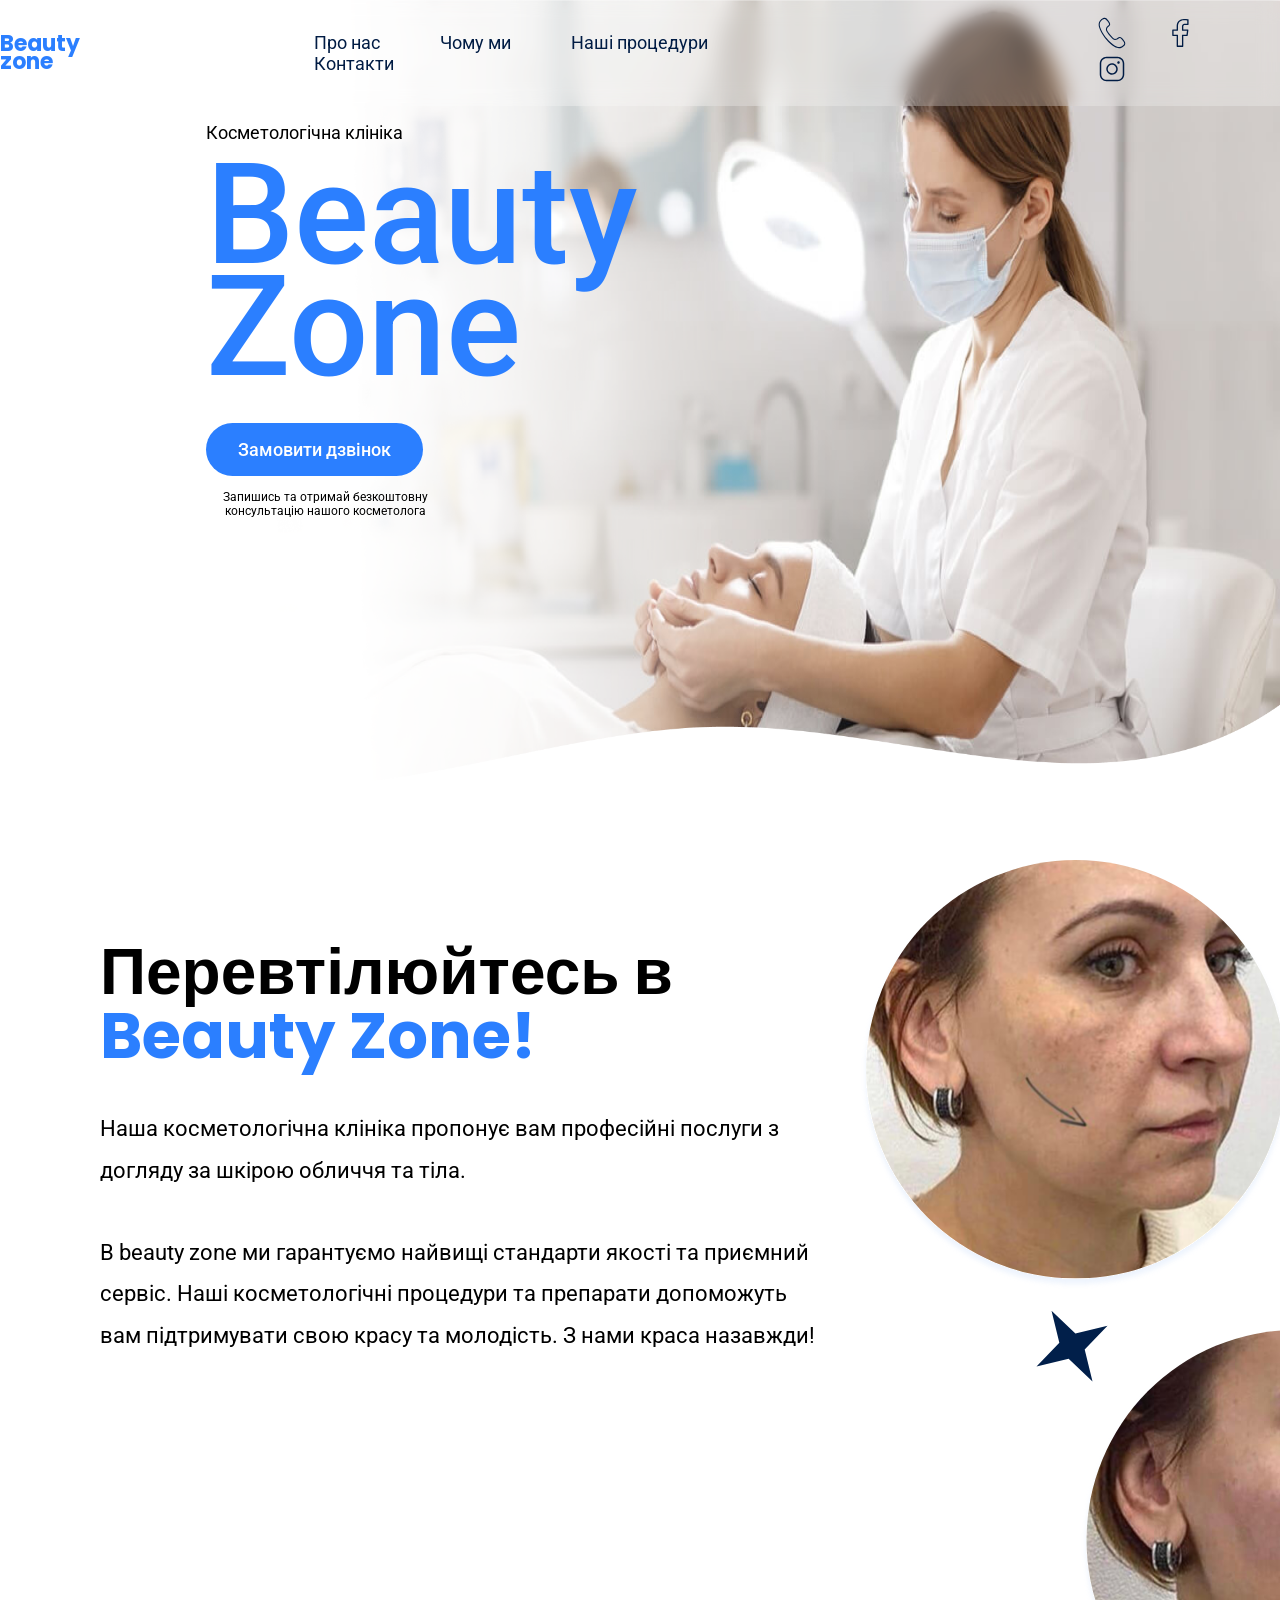
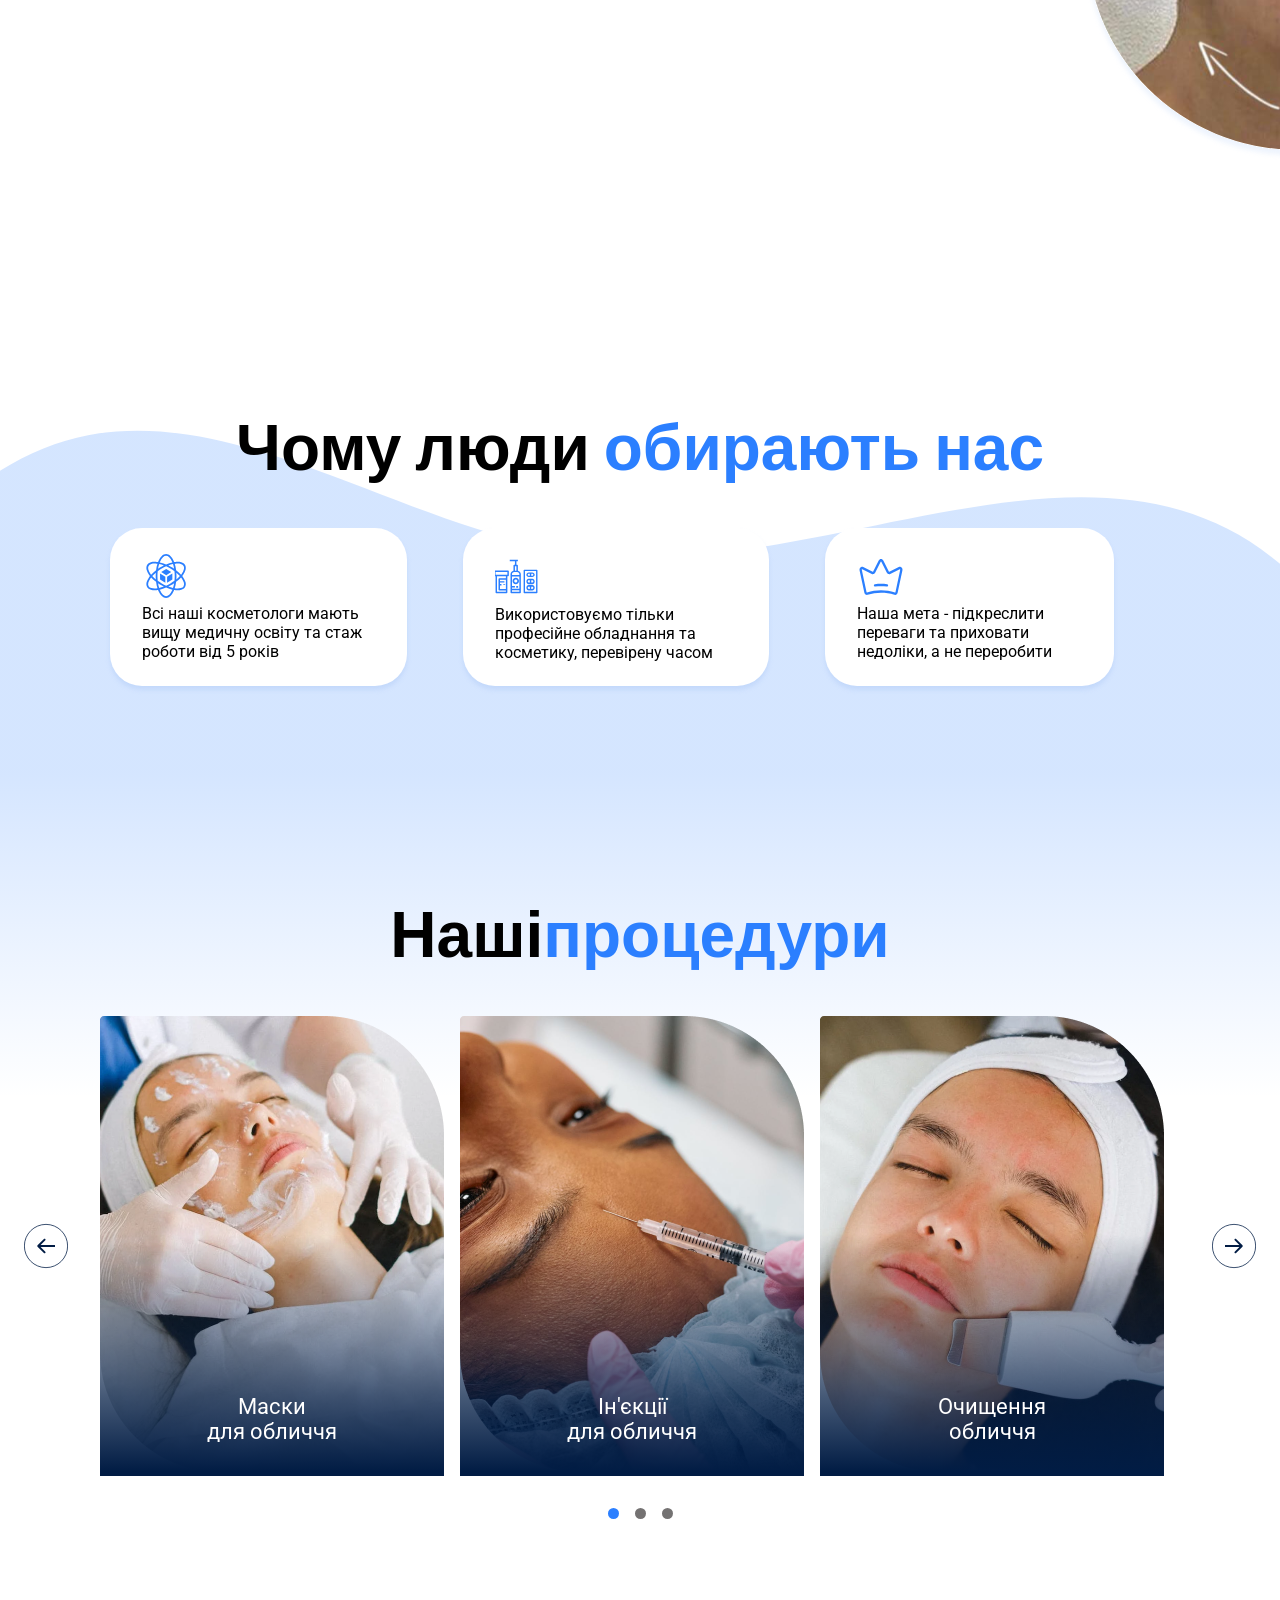
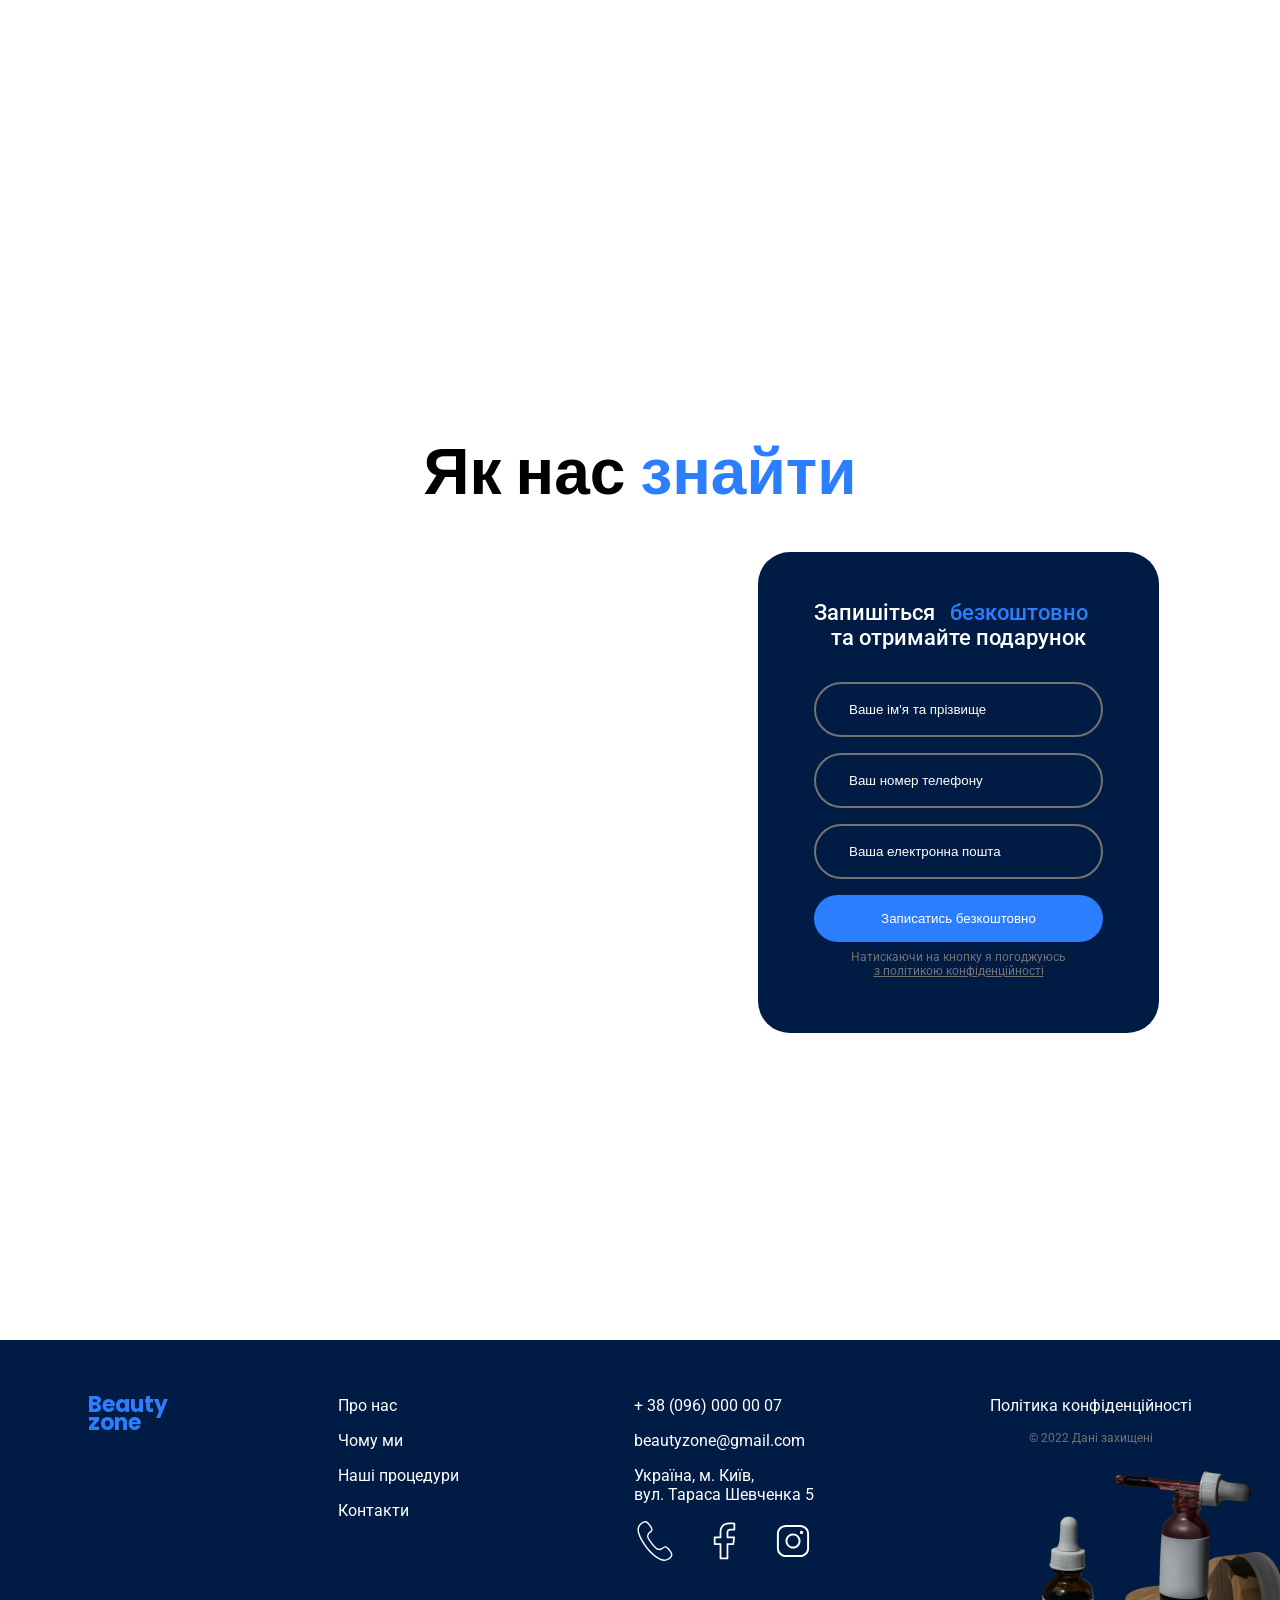
<file: index.html>
<!DOCTYPE html>
<html lang="en">
<head>
    <meta charset="UTF-8">

    <!-- Підключення шрифтів з Google Fonts -->
    <link rel="preconnect" href="https://fonts.googleapis.com">
    <link rel="preconnect" href="https://fonts.gstatic.com" crossorigin>
    <!-- Підключенно Roboto - regular, medium; Poppins - regular, bold -->
    <link href="https://fonts.googleapis.com/css2?family=Poppins:wght@400;700&family=Roboto:wght@400;500&display=swap" rel="stylesheet">


    <!-- Підключення стилів -->

    <!-- Підключення основних стилів -->
    <link rel="stylesheet" href="./css/desctop_style/nullystyle/nullystyle.css">
    <link rel="stylesheet" href="./css/desctop_style/nullystyle/fonts.css">

    <!-- Підключення стилів, для окремих блоків -->
    <link rel="stylesheet" href="./css/desctop_style/header/header.css">
    <link rel="stylesheet" href="./css/desctop_style/style_block_1/block_style.css">

    <link rel="stylesheet" href="./css/desctop_style/style_block_2/block_style.css">

    <link rel="stylesheet" href="./css/desctop_style/style_block_3/block_style.css">
    <link rel="stylesheet" href="./css/desctop_style/style_block_3/slider.css">

    <link rel="stylesheet" href="./css/desctop_style/style_block_4/block_style.css">

    <link rel="stylesheet" href="./css/desctop_style/footer/footer.css">

    <link rel="stylesheet" href="./css/modal_window.css">

    <!-- Стилі для мобільних пристроїв -->
    <link rel="stylesheet" href="./css/mobile_style/style.css">

    <title>genius-homework-1</title>
</head>
<body>
    <div class="wrapper" id="wrapper">

        <header class="header">
            <h2 class="logo">Beauty zone</h2>
            <div class="link_group">
                <a href="#main" class="roboto link opened_link">Про нас</a>
                <a href="#why_us" class="roboto link">Чому ми</a>
                <a href="#service" class="roboto link">Наші процедури</a>
                <a href="#contact" class="roboto link">Контакти</a>
            </div>
            <div class="icons_group">
                <img src="./images/icons/header_phone.svg" alt="" class="header_icon clickable_icon">
                <img src="./images/icons/header_facebook.svg" alt="" class="header_icon clickable_icon">
                <img src="./images/icons/header_instagram.svg" alt="" class="header_icon clickable_icon">
            </div>
            <div class="burger_menu-wrapper" id="burger_menu">
                <img class src="./images/icons/mobile_icons/menu.svg" alt="">
            </div>
        </header>

        <section class="section_wrapper first_screen">
            <img src="./images/background.png" alt="" class="background_image">
            <div class="content">
                <p class="content_subtitle roboto">Косметологічна клініка</p>
                <p class="content_title roboto">Beauty Zone</p>
                <a href="tel:+380960000007"><button class="content_order_call roboto" id="open_modal">Замовити дзвінок</button></a>
                <p class="content_text roboto">Запишись та отримай безкоштовну консультацію нашого косметолога</p>
            </div>
        </section>

        <section id="main" class="section_wrapper section_flex">
            <div>
                <h2 class="section_title">Перевтілюйтесь в <span>Beauty Zone!</span></h2>
                <p class="section_text roboto">
                    Наша косметологічна клініка пропонує вам професійні послуги
                    з догляду за шкірою обличчя та тіла.
                </p>
                <p class="section_text roboto">
                    B beauty zone ми гарантуємо найвищі стандарти якості
                    та приємний сервіс. Наші косметологічні процедури та препарати допоможуть вам підтримувати свою красу та молодість.
                    З нами краса назавжди!
                </p>
            </div>
            <img src="./images/блок%202/background.svg" class="section_image" alt="">
            <img src="./images/блок%202/Star.svg" class="section_image_mobile_star" alt="">
        </section>

        <section class="selection_wrapper">
            <div id="why_us">
                <h2 class="section_title">Чому люди <span>обирають нас</span></h2>

                <div class="card_items">
                    <div class="card_item">
                        <img src="./images/Блок%203/icons/education.svg" alt="" class="card_icon">
                        <p class="card_text roboto">Всі наші косметологи мають вищу медичну освіту
                            та стаж роботи від 5 років</p>
                    </div>
                    <div class="card_item">
                        <img src="./images/Блок%203/icons/staff.svg" alt="" class="card_icon">
                        <p class="card_text roboto">Використовуємо тільки професійне обладнання та косметику, перевірену часом</p>
                    </div>
                    <div class="card_item">
                        <img src="./images/Блок%203/icons/goal.svg" alt="" class="card_icon">
                        <p class="card_text roboto">Наша мета - підкреслити переваги та приховати недоліки, а не переробити</p>
                    </div>
                </div>
            </div>

            <div id="service">
                <h2 class="section_title service_title">Наші <span> процедури</span></h2>

                <div class="slider_wrapper">

                    <div class="slider_body">
                        <img src="./images/Блок%203/icons/navigation_arrow.svg" alt="" class="slider_arrow_button">
                        <div class="slider_items">
                            <div class="slider_item" id="slider_item">
                                <img src="./images/Блок%203/sliders/masks.png" alt="" class="slider_item_image">
                                <p class="slider_item_background"></p>
                                <p class="slider_item_text roboto">Маски <br> для обличчя</p>
                            </div>
                            <div class="slider_item">
                                <img src="./images/Блок%203/sliders/injection.png" alt="" class="slider_item_image">
                                <p class="slider_item_background"></p>
                                <p class="slider_item_text roboto">Ін'єкції <br> для обличчя</p>
                            </div>
                            <div class="slider_item">
                                <img src="./images/Блок%203/sliders/clear_face.png" alt="" class="slider_item_image">
                                <p class="slider_item_background"></p>
                                <p class="slider_item_text roboto">Очищення <br> обличчя</p>
                            </div>
                        </div>
                        <img src="./images/Блок%203/icons/navigation_arrow.svg" alt="" class="slider_arrow_button slider_arrow_button-next">
                    </div>

                    <div class="slider_buttons">
                        <button class="slider_button slider_button-active"></button>
                        <button class="slider_button"></button>
                        <button class="slider_button"></button>
                    </div>
                </div>
            </div>
        </section>

        <section id="contact" class="section_wrapper">
            <h2 class="section_title section_title-center">Як нас<span>знайти</span></h2>
            
            <div class="content_wrapper">

                <iframe class="content_map" src="https://www.google.com/maps/embed?pb=!1m14!1m12!1m3!1d24352.20384501926!2d22.50443300066488!3d40.27518418914927!2m3!1f0!2f0!3f0!3m2!1i1024!2i768!4f13.1!5e0!3m2!1sen!2sua!4v1692899209264!5m2!1sen!2sua" style="border:0;" allowfullscreen="" loading="lazy" referrerpolicy="no-referrer-when-downgrade"></iframe>
                <form class="content_form" action="#" method="POST">
                    <span class="content_form_title roboto"><span>Запишіться <p>безкоштовно</p></span>та отримайте подарунок</span>
                    <input placeholder="Ваше ім'я та прізвище" class="content_form_input" type="text" id="content_form_input" pattern="^\s*\S+\s+\S+\s*$" required>
                    <input placeholder="Ваш номер телефону" class="content_form_input" type="tel" required>
                    <input placeholder="Ваша електронна пошта" class="content_form_input" type="email" required>
                    <button class="content_form_button_submit" type="submit">Записатись безкоштовно</button>
                    <div class="agree_text-wrapper">
                        <p class="agree_text roboto">Натискаючи на кнопку я погоджуюсь</p>
                        <p class="agree_text roboto agree_text-underline">з політикою конфіденційності</p>
                    </div>
                </form>
            </div>
        </section>


        <section class="modal_window" id="modal_window">
            <div class="modal_wrapper">
                
                <form class="content_form" action="#" method="POST">

                    <img src="./images/modal_window/close.svg" class="modal_window_img" id="close_modal_window" alt="">

                    <h2 class="modal_title poppins">Замовити дзвінок</h2>
                    <span class="content_form_title roboto"><span>Запишіться <p>безкоштовно</p></span>та отримайте подарунок</span>
                    <input placeholder="Ваше ім'я та прізвище" class="content_form_input" type="text" pattern="^\s*\S+\s+\S+\s*$" required>
                    <input placeholder="Ваш номер телефону" class="content_form_input" type="tel" required>
                    <input placeholder="Ваша електронна пошта" class="content_form_input" type="email" required>
                    <button class="content_form_button_submit" type="submit">Записатись безкоштовно</button>
                    <div class="agree_text-wrapper">
                        <p class="agree_text roboto">Натискаючи на кнопку я погоджуюсь</p>
                        <p class="agree_text roboto agree_text-underline">з політикою конфіденційності</p>
                    </div>

                </form>
            </div>
        </section>
        <section class="mobile_menu" id="mobile_menu">
            <div class="menu_wrapper">
                <div class="menu_header">
                    <h2 class="logo">Beauty zone</h2>
                    <img src="./images/mobileModalWindow/close_button.svg" alt="" id="close_menu">
                </div>
                <div class="menu_links_wrapper">
                    <div class="link_group">
                        <a href="#main" class="roboto link opened_link">Про нас</a>
                        <a href="#why_us" class="roboto link">Чому ми</a>
                        <a href="#service" class="roboto link">Наші процедури</a>
                        <a href="#contact" class="roboto link">Контакти</a>
                    </div>
                    <div class="icons_group">
                        <img src="./images/icons/header_phone.svg" alt="" class="header_icon">
                        <img src="./images/icons/header_facebook.svg" alt="" class="header_icon">
                        <img src="./images/icons/header_instagram.svg" alt="" class="header_icon">
                    </div>
                </div>
            </div>
        </section>

        
        <footer class="footer_wrapper">

            <h2 class="logo">Beauty zone</h2>

            <div class="footer_link_group">
                <a href="#main" class="roboto opened_link footer_text">Про нас</a>
                <a href="#why_us" class="roboto footer_text">Чому ми</a>
                <a href="#service" class="roboto footer_text">Наші процедури</a>
                <a href="#contact" class="roboto footer_text">Контакти</a>
            </div>

            <div id="contact_information">
                <a href="tel:+380960000007"><p class="footer_text roboto">+ 38 (096) 000 00 07</p></a>
                <p class="footer_text roboto">beautyzone@gmail.com</p>
                <p class="footer_text roboto">Україна, м. Київ,<br> вул. Тараса Шевченка 5</p>

                <p class="footer_text roboto" id="desktop_hidden_text">Політика конфіденційності</p>

                <div class="icons_wrap">
                    <img src="./images/footer/icons/phone.svg" class="clickable_icon" alt="">
                    <img src="./images/footer/icons/facebook.svg" class="clickable_icon" alt="">
                    <img src="./images/footer/icons/instagram.svg" class="clickable_icon" alt="">
                </div>
            </div>

            <div>
                <p class="footer_text roboto" id="mobile_hidden_text">Політика конфіденційності</p>
                <p class="roboto agree_text">© 2022 Дані захищені</p>
            </div>

            <img src="./images/footer/footer.png" alt="" class="footer_staff_image">
        </footer>
    </div>


    <script src="./js/modal.js"></script>
    <script src="./js/mobile_menu.js"></script>
    <script src="./js/slider.js"></script>
</body>
</html>
</file>
<file: css/desctop_style/nullystyle/nullystyle.css>
*{
    margin: 0;
    padding: 0;
}

html{
    scroll-behavior: smooth;
}

body{
    overflow-x: hidden;
}

section{
    height: 100vh;
}

a{
    text-decoration: none;
    color: black;
}

button{
    outline: none;
    border: none;
}

.poppins{
    font-family: 'Poppins', sans-serif;
}

.roboto {
    font-family: 'Roboto', sans-serif;
}

.clickable_icon{
    cursor: pointer;
}
</file>
<file: css/desctop_style/nullystyle/fonts.css>
h1, h2, h3, h4, h5, h6, h7, h8, h9{
    letter-spacing: 0;
}

h1, h2{
    font-family: 'Poppins', sans-serif;
}

h3, h4, h5, h6, h7, h8, h9 {
    font-family: 'Roboto', sans-serif;
}


h1, h2, h3, h5, h6, h7, h8 {
    line-height: normal;
}


h1 {
    font-weight: bold;
    font-size: 64px;
}

h2{
    font-size: 32px;
}

h3{
    font-weight: 500;
}

h4{
    font-size: 22px;
    line-height: 18;
}

h5{
    font-size: 38px;
}

h7{
    font-size: 13px;
}

h8{
    font-size: 14px;
}

h9{
    font-size: 12px;
    line-height: 18;
}
</file>
<file: css/desctop_style/header/header.css>
.header{
    position: absolute;
    top: 0;
    left: 0;
    display: flex;
    align-items: center;
    justify-content: center;
    width: 100vw;
    height: 106px;
    background: rgba(255, 255, 255, 0.25);
    backdrop-filter: blur(10px);
    z-index: 1;
}


.logo{
    font-size: 22px;
    width: 74px;
    color: #2B7FFF;
    line-height: 0.8;
}

.link_group{
    margin: 0 240px;
}

.link{
    font-size: 18px;
    color: #011C44;
    margin-right: 56px;
}

.link:hover{
    color: #2B7FFF;
}

.header_icon{
    width: 32px;
    height: 32px;
    margin-right: 32px;
}

.burger_menu-wrapper{
    display: none;
}
</file>
<file: css/desctop_style/style_block_1/block_style.css>
.first_screen{
    position: relative;
    top: 0;
    left: 0;
    background-image: url("../../../images/background.png");
    background-repeat: no-repeat;
    background-size: 100% 100%;
    height: 100vh;
    min-width: 100vw;
}

.first_screen .background_image{
    display: none;
    /*height: 100%;
    width: 100%;*/
}

.content{
    position: absolute;
    top: 122px;
    left: 206px;

    flex-direction: column;
    align-items: start;
}

.content_subtitle{
    font-size: 18px;
    margin-bottom: 16px;
}

.content_title{
    color: #2B7FFF;
    font-size: 140px;
    width: 529px;
    font-weight: 500;
    line-height: 80%;
    margin-bottom: 40px;
}

.content_order_call{
    display: inline-block;
    padding: 16px 32px;
    background: #2B7FFF;
    border-radius: 40px;
    font-size: 18px;
    font-weight: 500;
    color: #ffff;
    margin-bottom: 14px;
    cursor: pointer;
}

.content_text{
    font-size: 12px;
    width: 238px;
    text-align: center;
}
</file>
<file: css/desctop_style/style_block_2/block_style.css>
.section_flex{
    display: flex;
    padding-left: 100px;
}

.section_title{
    margin-top: 40px;
    font-size: 64px;
    line-height: 100%;
}

.section_title span{
    color: #2B7FFF;
}

.section_text{
    width: 729px;
    margin: 40px 0;
    font-size: 22px;
    line-height: 1.9;
}

.section_image{
    position: relative;
    top: -40px;
    left: 0;
    margin-left: 32px;
}
</file>
<file: css/desctop_style/style_block_3/block_style.css>
.selection_wrapper{
    display: flex;
    flex-direction: column;
    align-items: center;
    width: 100vw;
    height: 200vh;
    background-image: url("../../../images/Блок 3/background.svg");
    background-size: 100% 100%;
    background-repeat: no-repeat;
}

.selection_wrapper .section_title{
    text-align: center;
    padding-top: 176px;
}

.service_title {
    display: flex;
    justify-content: center;
    border: 1px solid #0000;
}

.service_title p {
    margin-left: 15px;
}

.card_items{
    display: flex;
    width: 1060px;
    margin-top: 48px;
}

.card_item{
    background: #ffff;
    border-radius: 32px;
    padding: 24px 32px;
    margin-right: 56px;
    box-shadow: 0px 4px 4px 0px rgba(168, 198, 245, 0.38);
}
</file>
<file: css/desctop_style/style_block_3/slider.css>
.slider_wrapper, .slider_body, .slider_items, .slider_buttons{
    display: flex;
}

.slider_wrapper{
    margin-top: 48px;
    flex-direction: column;
    align-items: center;
}

.slider_item{
    position: relative;
    top: 0;
    left: 0;
    width: 300%;
    margin-right: 16px;
    transition: .8s;
}

.slider_item_background{
    position: absolute;
    left: 0;
    top: 0;
    background: linear-gradient(180deg, rgba(1, 28, 68, 0.00) 47.40%, rgba(1, 28, 68, 0.73) 82.66%, #011C44 99.06%);
    height: 100%;
    width: 344px;
}

.slider_item_text{
    position: absolute;
    bottom: 32px;
    left: 0;
    width: 100%;
    font-size: 22px;
    color: #fff;
    text-align: center;
}

.slider_arrow_button{
    margin-right: 32px;
    cursor: pointer;
}

.slider_arrow_button-next{
    transform: rotateY(180deg);
    margin-left: 32px;
    margin-right: 0;
}

.slider_buttons{
    max-width: 121px;
    justify-content: space-between;
    margin-top: 32px;
}

.slider_button:not(:last-child){
    margin-right: 16px;
}

.slider_button{
    height: 11px;
    width: 11px;
    border-radius: 11px;
    background: #747272;
    cursor: pointer;
}

.slider_button-active{
    background: #2B7FFF;
}
</file>
<file: css/desctop_style/style_block_4/block_style.css>
.section_title-center{
    display: flex;
    justify-content: center;
}

.section_title-center span {
    margin-left: 15px;
}

.content_wrapper{
    display: flex;
    justify-content: center;
    margin-top: 48px;
}

.content_form{
    display: flex;
    flex-direction: column;
    background: #011c44;
    margin-left: 32px;
    padding: 0 56px 0 56px;
    border-radius: 32px;
}
.content_map{
    border-radius: 32px;
    width: 605px;
    height: 481px;
}
#mobile_map_image{
    display: none;
}



.content_form_input{
    padding: 18px 33px;
    border-radius: 32px;
    margin-bottom: 16px;
    background: none;
    border: 2px solid #747272;
    color: #ffffff;
    transition: .2s;
}

.content_form_input::placeholder{
    color: #ffffff;
}

.content_form_button_submit{
    padding: 16px 32px;
    color: #ffffff;
    background: #2b7fff;
    border-radius: 32px;
}

.content_form_title{
    display: flex;
    flex-direction: column;
    align-items: center;
    color: #ffffff;
    font-size: 22px;
    font-weight: 500;
    margin-top: 48px;
    margin-bottom: 32px;
}

.content_form_title span{
    display: flex;
}

.content_form_title p{
    color: #2b7fff;
    margin-left: 15px;
    margin-right: 15px;
}


.agree_text-wrapper{
    margin-top: 8px;
}

.agree_text{
    color: #747272;
    font-size: 12px;
    text-align: center;
}

.agree_text-underline{
    text-decoration: underline;
}
</file>
<file: css/desctop_style/footer/footer.css>
.footer_wrapper{
    display: flex;
    align-items: start;
    justify-content: space-around;
    padding: 56px 0;
    position: relative;
    background: #011C44;
    width: 100%;
}

.footer_text{
    color: #ffffff;
    font-size: 16px;
    font-weight: 400;
    margin-bottom: 16px;
}

.footer_staff_image{
    position: absolute;
    bottom: 0;
    right: 0;
}

.footer_link_group{
    display: flex;
    flex-direction: column;
}

.footer_link_group .link{
    color: #ffffff;
    margin: 0;
}

.icons_wrap{
    display: flex;
    align-items: center;
    justify-content: space-between;
}


#mobile_hidden_text{
    display: block;
}

#desktop_hidden_text{
    display: none;
}
</file>
<file: css/modal_window.css>
.modal_window{

    display: flex;
    justify-content: center;
    align-items: center;
    position: fixed;
    top: 0;
    left: 0;
    z-index: 5;
    width: 100vw;
    height: 100vh;
    color: #ffffff;
    background: rgba(1, 31, 74, 0.40);
    transform: translateY(-100vh);
    transition: transform .8s;
}

.modal_window .content_form{
    position: relative;
    max-width: 310px;
    padding: 42px 144px;
}

.modal_window_img{
    position: absolute;
    top: 42px;
    right: 42px;
    width: 32px;
    height: 32px;
    cursor: pointer;
}

.modal_title{
    font-size: 64px;
    text-align: center;
    line-height: 90%;
}
</file>
<file: css/mobile_style/style.css>
@charset "UTF-8";
* {
  max-width: 100vw;
}

.background_image {
  display: none;
}

.mobile_menu {
  display: none;
}

@media (max-width: 1080px) {
  .logo {
    font-size: 16px;
  }
  .section_title {
    font-size: 32px;
  }
  .section_wrapper {
    min-width: 100vw;
  }
  .header {
    background: none;
    -webkit-backdrop-filter: none;
            backdrop-filter: none;
    -webkit-box-pack: justify;
        -ms-flex-pack: justify;
            justify-content: space-between;
    padding: 16px 16px 0 20px;
    max-width: calc(100% - 36px);
  }
  .header .link_group, .header .icons_group {
    display: none;
  }
  .header .burger_menu-wrapper {
    display: block;
  }
  .header .logo {
    font-size: 16px;
  }
  .first_screen {
    display: -webkit-box;
    display: -ms-flexbox;
    display: flex;
    -webkit-box-align: center;
        -ms-flex-align: center;
            align-items: center;
    -webkit-box-pack: center;
        -ms-flex-pack: center;
            justify-content: center;
    position: static;
    min-height: 390px;
    height: auto;
    width: 100vw;
    background-image: url("../../images/mobile_bakcground.png");
    background-size: 100%;
  }
  .first_screen .content {
    display: -webkit-box;
    display: -ms-flexbox;
    display: flex;
    -webkit-box-orient: vertical;
    -webkit-box-direction: normal;
        -ms-flex-direction: column;
            flex-direction: column;
    -webkit-box-align: center;
        -ms-flex-align: center;
            align-items: center;
    -webkit-box-pack: center;
        -ms-flex-pack: center;
            justify-content: center;
    position: static;
  }
  .first_screen .content .content_subtitle {
    font-size: 12px;
  }
  .first_screen .content .content_title {
    font-size: 54px;
    text-align: center;
  }
  .first_screen .content .content_text {
    text-align: center;
  }
  .first_screen .content .content_order_call {
    padding: 16px 24px;
  }
  .section_flex {
    -webkit-box-pack: center;
        -ms-flex-pack: center;
            justify-content: center;
    margin: 0;
    padding: 0;
    max-width: 100vw;
    min-height: 340px;
    height: auto;
  }
  .section_flex .section_title {
    font-size: 32px;
    max-width: 264px;
  }
  .section_flex .section_text {
    max-width: 320px;
  }
  .section_flex .section_image {
    display: none;
  }
  .selection_wrapper .section_title {
    text-align: center;
  }
  .selection_wrapper .section_title span {
    display: block;
  }
  .selection_wrapper .card_items .card_item {
    margin-bottom: 12px;
  }
  .selection_wrapper {
    background-image: url("../../images/Блок 3/background_mobile.svg");
    background-position: 0 0;
    min-height: 100vh;
    background-size: 100% 100%;
    background-repeat: no-repeat;
    max-width: 100vw;
    margin-top: -225px;
  }
  .selection_wrapper #why_us {
    margin-top: 225px;
  }
  .selection_wrapper #service h2 span {
    margin-left: 5px;
  }
  .selection_wrapper .card_items {
    -webkit-box-orient: vertical;
    -webkit-box-direction: normal;
        -ms-flex-direction: column;
            flex-direction: column;
    -webkit-box-align: center;
        -ms-flex-align: center;
            align-items: center;
    margin-left: 22px;
    margin-top: 24px;
    max-width: 100vw;
  }
  .selection_wrapper .card_items .card_item {
    max-width: 252px;
    margin-bottom: 16px;
    -webkit-box-orient: vertical;
    -webkit-box-direction: normal;
        -ms-flex-direction: column;
            flex-direction: column;
    text-align: center;
  }
  .selection_wrapper .slider_wrapper {
    overflow: hidden;
  }
  .selection_wrapper .slider_wrapper .slider_arrow_button {
    display: none;
  }
  .selection_wrapper .slider_wrapper .slider_item {
    display: -webkit-box;
    display: -ms-flexbox;
    display: flex;
    -webkit-box-orient: vertical;
    -webkit-box-direction: normal;
        -ms-flex-direction: column;
            flex-direction: column;
    -webkit-box-align: center;
        -ms-flex-align: center;
            align-items: center;
    min-width: 100vw;
  }
  .selection_wrapper .slider_wrapper .slider_item .slider_item_background {
    left: 29%;
    border-bottom-left-radius: 109px;
  }
  .modal_window .modal_title {
    font-size: 32px;
  }
  .modal_window .modal_wrapper .content_form {
    -webkit-box-align: center;
        -ms-flex-align: center;
            align-items: center;
    -webkit-box-pack: end;
        -ms-flex-pack: end;
            justify-content: flex-end;
    margin: 0 20px;
  }
  .modal_window .modal_wrapper .content_form .content_form_title {
    text-align: left;
  }
  .modal_window .modal_wrapper .content_form .content_form_input {
    min-width: 241px;
  }
  .modal_window .modal_wrapper .content_form .content_form_button_submit {
    width: 292.2px;
    padding: 16px 24px;
    font-weight: 600;
    font-size: 16px;
  }
}
@media (max-width: 811px) {
  .first_screen {
    -webkit-box-align: start;
        -ms-flex-align: start;
            align-items: flex-start;
  }
  .first_screen .content {
    margin-top: 100px;
  }
  .section_flex {
    position: relative;
    top: 0;
    left: 0;
  }
  .section_flex .section_image_mobile_star {
    display: block;
    position: absolute;
    top: calc(100% + 6px);
    right: 52px;
  }
  .selection_wrapper {
    background-image: url("../../images/Блок 3/background_mobile.svg");
    background-position: 0 0;
    min-height: 100vh;
    background-size: 100% 100%;
    background-repeat: no-repeat;
    max-width: 100vw;
    margin-top: -225px;
  }
  .selection_wrapper #why_us {
    margin-top: 225px;
  }
  .selection_wrapper #service h2 span {
    margin-left: 5px;
  }
  .selection_wrapper .card_items {
    -webkit-box-orient: vertical;
    -webkit-box-direction: normal;
        -ms-flex-direction: column;
            flex-direction: column;
    -webkit-box-align: center;
        -ms-flex-align: center;
            align-items: center;
    margin-left: 22px;
    margin-top: 24px;
    max-width: 100vw;
  }
  .selection_wrapper .card_items .card_item {
    max-width: 252px;
    margin-bottom: 16px;
    -webkit-box-orient: vertical;
    -webkit-box-direction: normal;
        -ms-flex-direction: column;
            flex-direction: column;
    text-align: center;
  }
  .selection_wrapper .slider_wrapper {
    overflow: hidden;
  }
  .selection_wrapper .slider_wrapper .slider_arrow_button {
    display: none;
  }
  .selection_wrapper .slider_wrapper .slider_item {
    display: -webkit-box;
    display: -ms-flexbox;
    display: flex;
    -webkit-box-orient: vertical;
    -webkit-box-direction: normal;
        -ms-flex-direction: column;
            flex-direction: column;
    -webkit-box-align: center;
        -ms-flex-align: center;
            align-items: center;
    min-width: 100vw;
  }
  .selection_wrapper .slider_wrapper .slider_item .slider_item_background {
    position: absolute;
    left: 29%;
    bottom: 0;
    border-bottom-left-radius: 109px;
  }
  #contact {
    -webkit-box-pack: justify;
        -ms-flex-pack: justify;
            justify-content: space-between;
    -webkit-box-align: center;
        -ms-flex-align: center;
            align-items: center;
    width: 100vw;
    margin-top: 225px;
  }
  #contact .content_form {
    -webkit-box-align: center;
        -ms-flex-align: center;
            align-items: center;
    -webkit-box-pack: end;
        -ms-flex-pack: end;
            justify-content: flex-end;
    margin: 0 20px 24px 20px;
    padding: 0 24px 42px 24px;
  }
  #contact .content_form .content_form_input {
    width: 241px;
    padding: 16px 24px;
  }
  #contact .content_form .content_form_button_submit {
    width: 292.2px;
    padding: 16px 24px;
    font-weight: 600;
    font-size: 16px;
  }
  #contact .content_wrapper {
    -webkit-box-orient: vertical;
    -webkit-box-direction: reverse;
        -ms-flex-direction: column-reverse;
            flex-direction: column-reverse;
    height: 100%;
  }
  #contact .content_wrapper .content_map {
    width: 100%;
    height: 100%;
    border-radius: 0;
  }
  #contact .content_wrapper #desktop_map_image {
    display: none;
  }
  #contact .content_wrapper #mobile_map_image {
    display: block;
  }
  .footer_wrapper {
    -webkit-box-orient: vertical;
    -webkit-box-direction: normal;
        -ms-flex-direction: column;
            flex-direction: column;
    -webkit-box-align: center;
        -ms-flex-align: center;
            align-items: center;
  }
  .footer_wrapper .footer_staff_image {
    display: none;
  }
  .footer_wrapper .footer_link_group {
    text-align: center;
  }
  .footer_wrapper .footer_text {
    font-size: 14px;
  }
  .footer_wrapper #contact_information {
    display: -webkit-box;
    display: -ms-flexbox;
    display: flex;
    -webkit-box-orient: vertical;
    -webkit-box-direction: normal;
        -ms-flex-direction: column;
            flex-direction: column;
    -webkit-box-align: center;
        -ms-flex-align: center;
            align-items: center;
  }
  .footer_wrapper #contact_information p {
    display: none;
  }
  .footer_wrapper #contact_information #desktop_hidden_text {
    display: block;
  }
  .footer_wrapper #contact_information .icons_wrap {
    -webkit-box-pack: start;
        -ms-flex-pack: start;
            justify-content: flex-start;
  }
  .footer_wrapper #contact_information .icons_wrap img {
    width: 32px;
    height: 32px;
    margin-right: 20px;
  }
  .footer_wrapper #contact_information .icons_wrap img:last-child {
    margin-right: 0;
  }
  .footer_wrapper #mobile_hidden_text {
    display: none;
  }
  .footer_wrapper .agree_text {
    margin-top: 8px;
  }
  .mobile_menu {
    display: block;
    position: fixed;
    top: 0;
    left: 0;
    -webkit-transform: translateX(100vw);
            transform: translateX(100vw);
    z-index: 5;
    width: 100vw;
    height: 100vh;
    background: #ffffff;
    -webkit-transition: 0.8s;
    transition: 0.8s;
    -webkit-transition-timing-function: ease-in;
            transition-timing-function: ease-in;
  }
  .mobile_menu .menu_wrapper {
    display: -webkit-box;
    display: -ms-flexbox;
    display: flex;
    -webkit-box-orient: vertical;
    -webkit-box-direction: normal;
        -ms-flex-direction: column;
            flex-direction: column;
    margin: 0 20px;
    padding: 16px 0 0 0;
  }
  .mobile_menu .menu_wrapper .menu_header {
    display: -webkit-box;
    display: -ms-flexbox;
    display: flex;
    -webkit-box-pack: justify;
        -ms-flex-pack: justify;
            justify-content: space-between;
  }
  .mobile_menu .menu_wrapper .menu_header #close_menu {
    cursor: pointer;
  }
  .mobile_menu .menu_wrapper .menu_links_wrapper {
    display: -webkit-box;
    display: -ms-flexbox;
    display: flex;
    -webkit-box-orient: vertical;
    -webkit-box-direction: normal;
        -ms-flex-direction: column;
            flex-direction: column;
    -webkit-box-align: start;
        -ms-flex-align: start;
            align-items: flex-start;
  }
  .mobile_menu .menu_wrapper .menu_links_wrapper .link_group {
    display: -webkit-box;
    display: -ms-flexbox;
    display: flex;
    -webkit-box-orient: vertical;
    -webkit-box-direction: normal;
        -ms-flex-direction: column;
            flex-direction: column;
    margin: 32px 0 0 0;
  }
  .mobile_menu .menu_wrapper .menu_links_wrapper .link_group .link {
    margin: 0 0 16px 0;
  }
}
@media (max-width: 480px) {
  .selection_wrapper .slider_wrapper {
    overflow: hidden;
  }
  .selection_wrapper .slider_wrapper .slider_arrow_button {
    display: none;
  }
  .selection_wrapper .slider_wrapper .slider_item {
    display: -webkit-box;
    display: -ms-flexbox;
    display: flex;
    -webkit-box-orient: vertical;
    -webkit-box-direction: normal;
        -ms-flex-direction: column;
            flex-direction: column;
    -webkit-box-align: center;
        -ms-flex-align: center;
            align-items: center;
    min-width: 100vw;
  }
  .selection_wrapper .slider_wrapper .slider_item .slider_item_background {
    position: absolute;
    left: 14%;
    bottom: 0;
    border-bottom-left-radius: 109px;
  }
}
</file>
